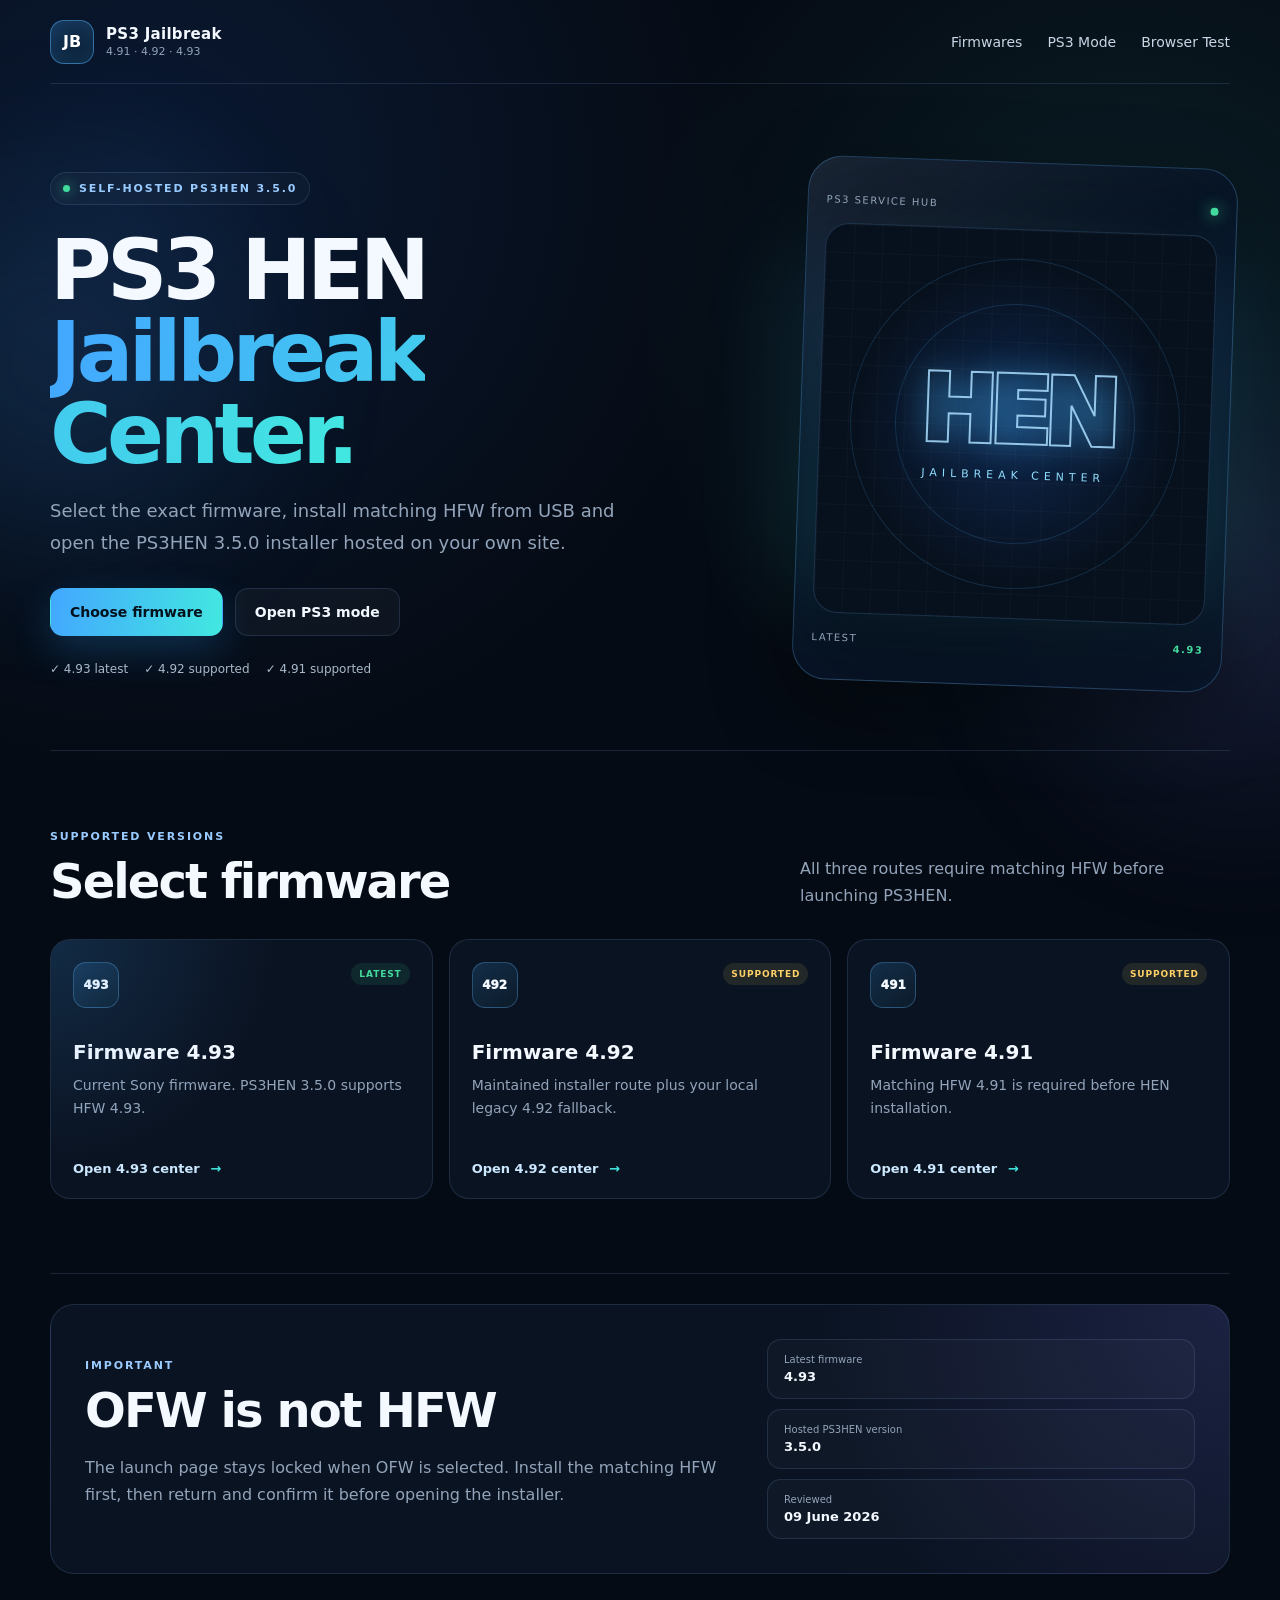
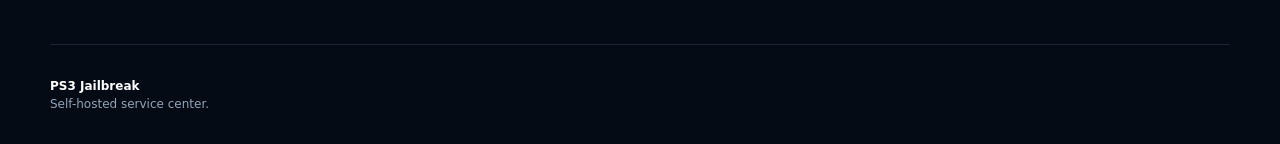
<file: index.html>
<!doctype html>
<html lang="en">
<head>
  <meta charset="utf-8">
  <script>
    (function(){
      var ua=navigator.userAgent||"";
      if(ua.indexOf("PLAYSTATION 3")!==-1 && location.search.indexOf("desktop=1")===-1){
        location.replace("ps3.html");
      }
    }());
  </script>
  <meta name="viewport" content="width=device-width,initial-scale=1">
  <meta name="theme-color" content="#07111f">
  <meta name="description" content="PS3 Jailbreak for firmware 4.91, 4.92 and 4.93.">
  <title>PS3 Jailbreak</title>
  <link rel="icon" href="assets/favicon.svg" type="image/svg+xml">
  <link rel="stylesheet" href="assets/css/style.css">
</head>
<body>
  <div class="page-glow glow-one"></div>
  <div class="page-glow glow-two"></div>

  <header class="site-header">
    <a class="brand" href="./">
      <span class="brand-mark">JB</span>
      <span><strong>PS3 Jailbreak</strong><small>4.91 · 4.92 · 4.93</small></span>
    </a>
    <nav class="nav">
      <a href="#versions">Firmwares</a>
      <a href="ps3.html">PS3 Mode</a>
      <a href="ps3/browser-test.html">Browser Test</a>
    </nav>
    <button class="menu-button" id="menuButton" type="button">☰</button>
  </header>

  <main>
    <section class="hero">
      <div class="hero-copy">
        <div class="eyebrow"><span></span> Self-hosted PS3HEN 3.5.0</div>
        <h1>PS3 HEN<br><em>Jailbreak Center.</em></h1>
        <p>
          Select the exact firmware, install matching HFW from USB and open the PS3HEN 3.5.0 installer hosted on your own site.
        </p>
        <div class="hero-actions">
          <a class="button button-primary" href="#versions">Choose firmware</a>
          <a class="button button-secondary" href="ps3.html">Open PS3 mode</a>
        </div>
        <div class="hero-points">
          <span>✓ 4.93 latest</span>
          <span>✓ 4.92 supported</span>
          <span>✓ 4.91 supported</span>
        </div>
      </div>

      <div class="console-card">
        <div class="console-top"><span>PS3 SERVICE HUB</span><span class="online-dot"></span></div>
        <div class="console-screen">
          <div class="screen-ring ring-one"></div>
          <div class="screen-ring ring-two"></div>
          <div class="screen-logo">HEN</div>
          <div class="screen-text">JAILBREAK CENTER</div>
        </div>
        <div class="console-footer"><span>LATEST</span><strong>4.93</strong></div>
      </div>
    </section>

    <section class="section compatibility" id="versions">
      <div class="section-heading">
        <div><span class="section-kicker">Supported versions</span><h2>Select firmware</h2></div>
        <p>All three routes require matching HFW before launching PS3HEN.</p>
      </div>

      <div class="tool-grid">
        <article class="tool-card featured">
          <div class="tool-icon">493</div><span class="status status-ready">Latest</span>
          <h3>Firmware 4.93</h3>
          <p>Current Sony firmware. PS3HEN 3.5.0 supports HFW 4.93.</p>
          <a href="firmware/4.93.html">Open 4.93 center <span>→</span></a>
        </article>
        <article class="tool-card">
          <div class="tool-icon">492</div><span class="status status-guide">Supported</span>
          <h3>Firmware 4.92</h3>
          <p>Maintained installer route plus your local legacy 4.92 fallback.</p>
          <a href="firmware/4.92.html">Open 4.92 center <span>→</span></a>
        </article>
        <article class="tool-card">
          <div class="tool-icon">491</div><span class="status status-guide">Supported</span>
          <h3>Firmware 4.91</h3>
          <p>Matching HFW 4.91 is required before HEN installation.</p>
          <a href="firmware/4.91.html">Open 4.91 center <span>→</span></a>
        </article>
      </div>
    </section>

    <section class="section help-panel">
      <div>
        <span class="section-kicker">Important</span>
        <h2>OFW is not HFW</h2>
        <p>
          The launch page stays locked when OFW is selected. Install the matching
          HFW first, then return and confirm it before opening the installer.
        </p>
      </div>
      <div class="help-meta">
        <div><small>Latest firmware</small><strong>4.93</strong></div>
        <div><small>Hosted PS3HEN version</small><strong>3.5.0</strong></div>
        <div><small>Reviewed</small><strong>09 June 2026</strong></div>
      </div>
    </section>
  </main>

  <footer>
    <div><strong>PS3 Jailbreak</strong><span>Self-hosted service center.</span></div>
    <span id="year"></span>
  </footer>
  <script src="assets/js/app.js"></script>
</body>
</html>
</file>
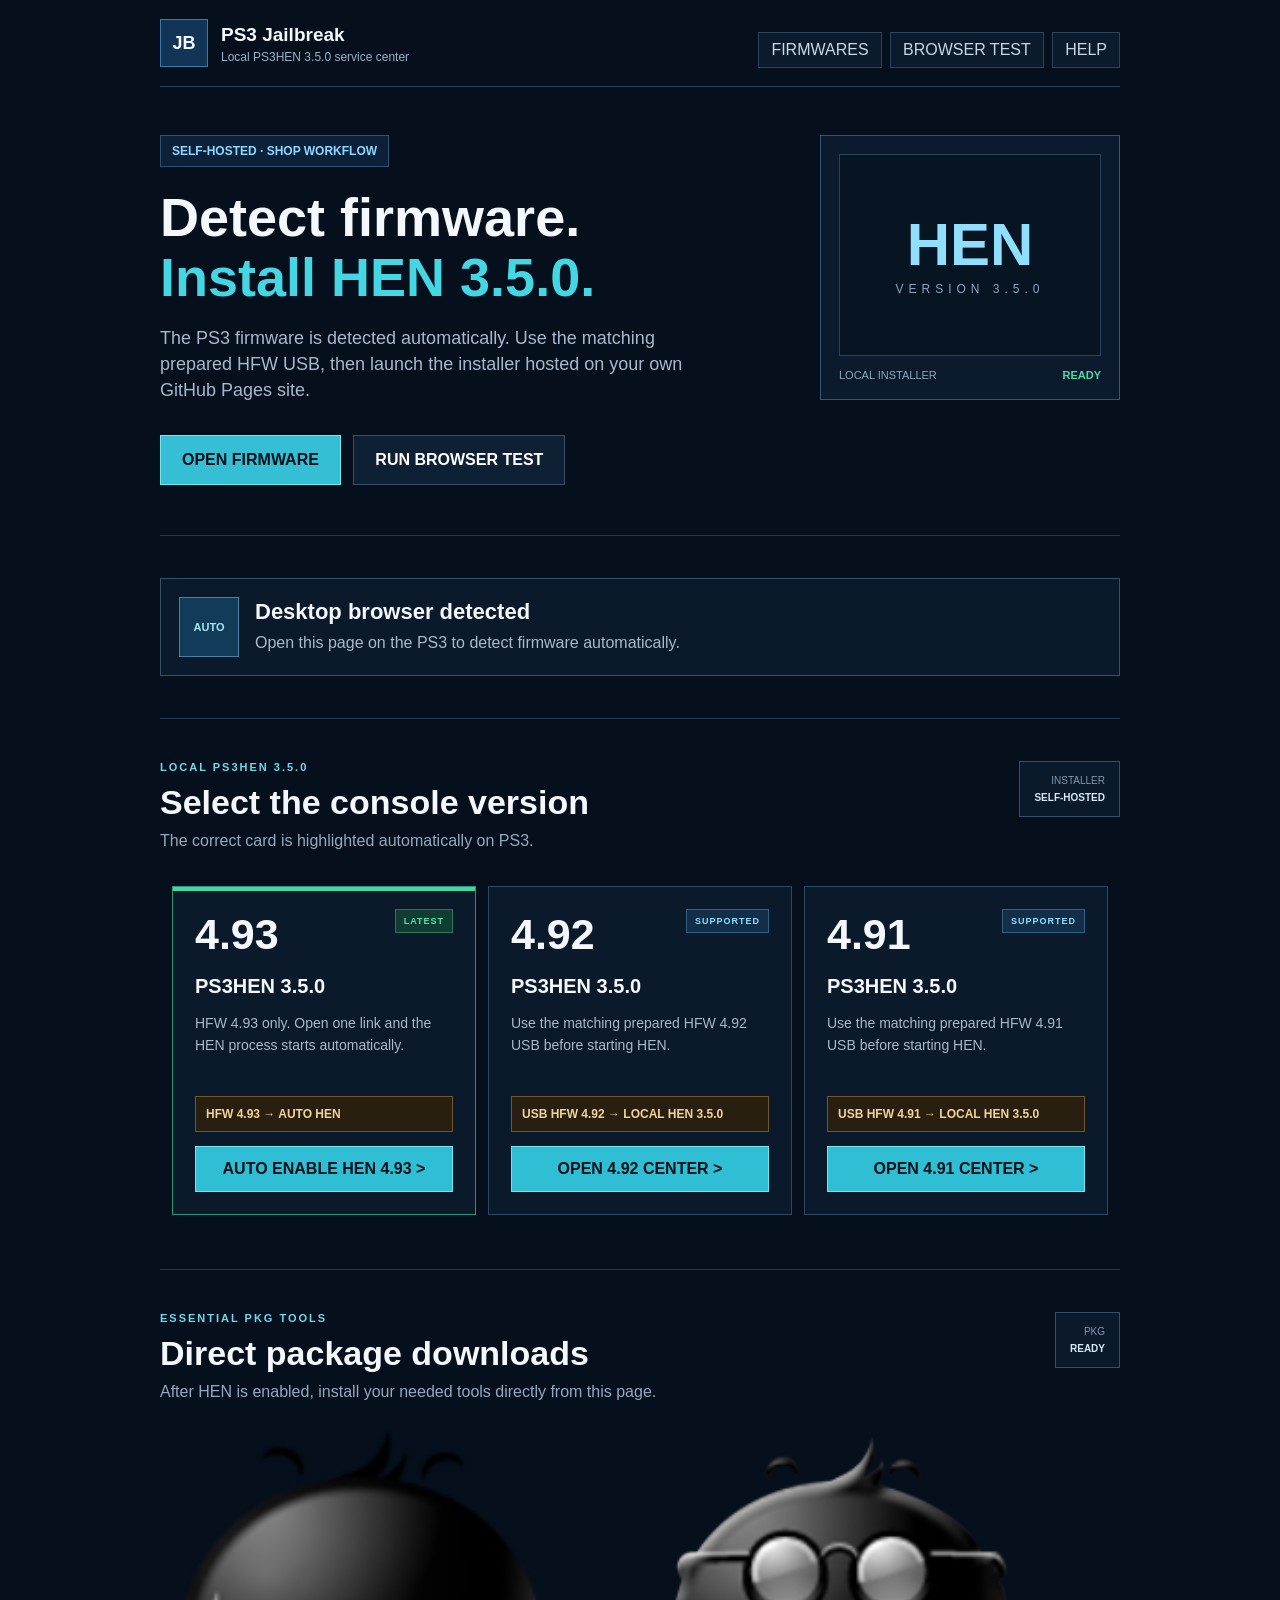
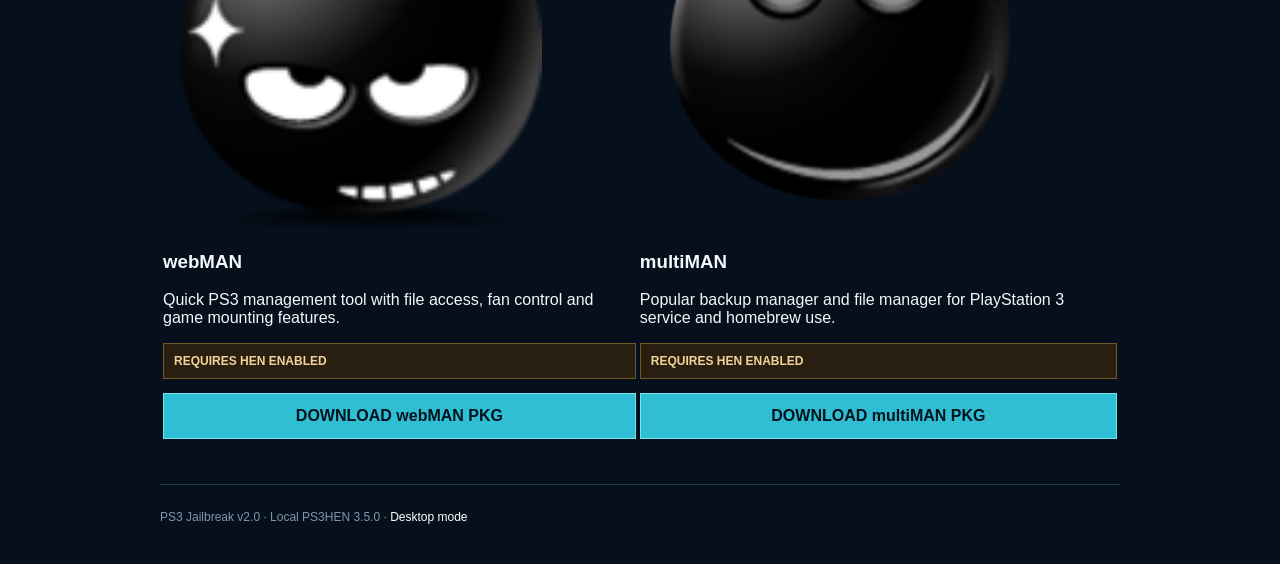
<file: ps3.html>
<!DOCTYPE html>
<html>
<head>
  <meta http-equiv="Content-Type" content="text/html; charset=utf-8">
  <meta name="viewport" content="width=device-width">
  <title>PS3 Jailbreak</title>
  <link rel="stylesheet" type="text/css" href="assets/css/ps3.css">
  <script type="text/javascript" src="assets/js/ps3.js"></script>
</head>
<body onload="initJailbreakHome();">
  <div class="wrap">
    <div class="topbar">
      <div class="logo">
        <div class="logo-box">JB</div>
        <div class="logo-text">
          <strong>PS3 Jailbreak</strong>
          <span>Local PS3HEN 3.5.0 service center</span>
        </div>
      </div>
      <div class="top-links">
        <a href="#firmwares">FIRMWARES</a>
        <a href="ps3/browser-test.html">BROWSER TEST</a>
        <a href="ps3/troubleshooting.html">HELP</a>
      </div>
      <div class="clear"></div>
    </div>

    <div class="hero flash-hero">
      <div class="hero-left">
        <span class="tag">SELF-HOSTED · SHOP WORKFLOW</span>
        <h1>Detect firmware.<br><span>Install HEN 3.5.0.</span></h1>
        <p>
          The PS3 firmware is detected automatically. Use the matching prepared HFW USB,
          then launch the installer hosted on your own GitHub Pages site.
        </p>
        <a class="big-button" href="#firmwares">OPEN FIRMWARE</a>
        <a class="big-button dark-button" href="ps3/browser-test.html">RUN BROWSER TEST</a>
      </div>

      <div class="hero-right">
        <div class="console">
          <div class="console-screen">
            <strong>HEN</strong>
            <span>VERSION 3.5.0</span>
          </div>
          <div class="console-status">LOCAL INSTALLER <b>READY</b></div>
        </div>
      </div>
      <div class="clear"></div>
    </div>

    <div class="section">
      <div id="autoDetectPanel" class="auto-detect-panel detect-neutral">
        <div class="detect-icon">AUTO</div>
        <div class="detect-copy">
          <h2 id="autoDetectTitle">Checking this console...</h2>
          <p id="autoDetectText">Reading the PS3 browser identity.</p>
        </div>
        <a id="autoDetectAction" class="detect-action" href="#" style="display:none">OPEN CENTER</a>
        <div class="clear"></div>
      </div>
    </div>

    <div class="section" id="firmwares">
      <div class="version-heading">
        <div>
          <span class="section-label">LOCAL PS3HEN 3.5.0</span>
          <h2 class="section-title">Select the console version</h2>
          <p class="section-sub">The correct card is highlighted automatically on PS3.</p>
        </div>
        <div class="reviewed">INSTALLER<br><b>SELF-HOSTED</b></div>
        <div class="clear"></div>
      </div>

      <table class="version-grid">
        <tr>
          <td id="fwCard493" class="version-card latest-card">
            <div class="version-top">
              <span class="version-number">4.93</span>
              <span class="version-state latest-state">LATEST</span>
            </div>
            <h3>PS3HEN 3.5.0</h3>
            <p>HFW 4.93 only. Open one link and the HEN process starts automatically.</p>
            <div class="requirement">HFW 4.93 → AUTO HEN</div>
            <a class="version-button" href="493/">AUTO ENABLE HEN 4.93 &gt;</a>
          </td>

          <td id="fwCard492" class="version-card">
            <div class="version-top">
              <span class="version-number">4.92</span>
              <span class="version-state supported-state">SUPPORTED</span>
            </div>
            <h3>PS3HEN 3.5.0</h3>
            <p>Use the matching prepared HFW 4.92 USB before starting HEN.</p>
            <div class="requirement">USB HFW 4.92 → LOCAL HEN 3.5.0</div>
            <a class="version-button" href="firmware/4.92.html">OPEN 4.92 CENTER &gt;</a>
          </td>

          <td id="fwCard491" class="version-card">
            <div class="version-top">
              <span class="version-number">4.91</span>
              <span class="version-state supported-state">SUPPORTED</span>
            </div>
            <h3>PS3HEN 3.5.0</h3>
            <p>Use the matching prepared HFW 4.91 USB before starting HEN.</p>
            <div class="requirement">USB HFW 4.91 → LOCAL HEN 3.5.0</div>
            <a class="version-button" href="firmware/4.91.html">OPEN 4.91 CENTER &gt;</a>
          </td>
        </tr>
      </table>
    </div>
    <div class="section" id="pkgs">
      <div class="version-heading">
        <div>
          <span class="section-label">ESSENTIAL PKG TOOLS</span>
          <h2 class="section-title">Direct package downloads</h2>
          <p class="section-sub">After HEN is enabled, install your needed tools directly from this page.</p>
        </div>
        <div class="reviewed">PKG<br><b>READY</b></div>
        <div class="clear"></div>
      </div>

      <table class="pkg-grid">
        <tr>
          <td class="pkg-card">
            <div class="pkg-icon pkg-icon-logo">
              <img src="assets/img/webman-logo.png" alt="webMAN logo">
            </div>
            <h3>webMAN</h3>
            <p>Quick PS3 management tool with file access, fan control and game mounting features.</p>
            <div class="requirement">REQUIRES HEN ENABLED</div>
            <a class="version-button" href="pkgs/webMAN.pkg">DOWNLOAD webMAN PKG</a>
          </td>

          <td class="pkg-card">
            <div class="pkg-icon pkg-icon-logo">
              <img src="assets/img/multiman-logo.png" alt="multiMAN logo">
            </div>
            <h3>multiMAN</h3>
            <p>Popular backup manager and file manager for PlayStation 3 service and homebrew use.</p>
            <div class="requirement">REQUIRES HEN ENABLED</div>
            <a class="version-button" href="pkgs/multiMAN.pkg">DOWNLOAD multiMAN PKG</a>
          </td>
        </tr>
      </table>
    </div>


    <div class="footer">
      PS3 Jailbreak v2.0 · Local PS3HEN 3.5.0 ·
      <a href="index.html?desktop=1">Desktop mode</a>
    </div>
  </div>
</body>
</html>
</file>
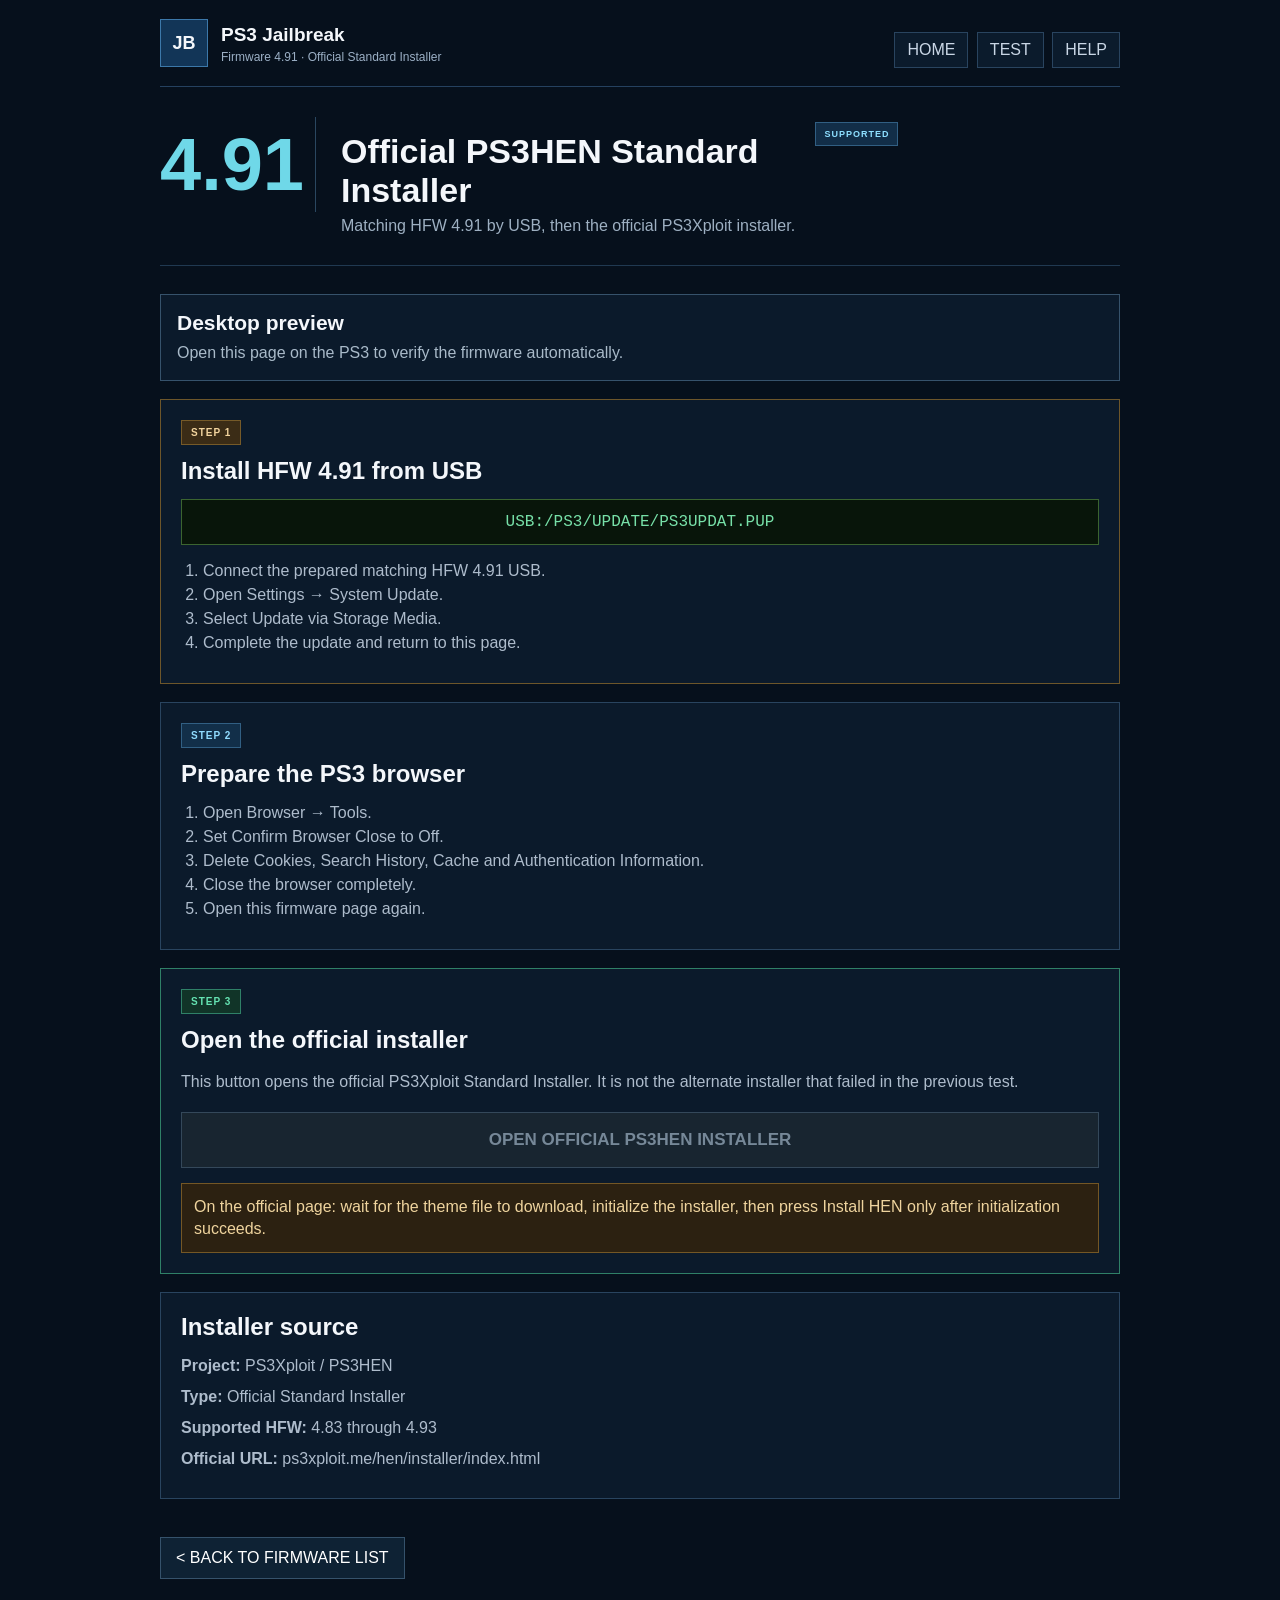
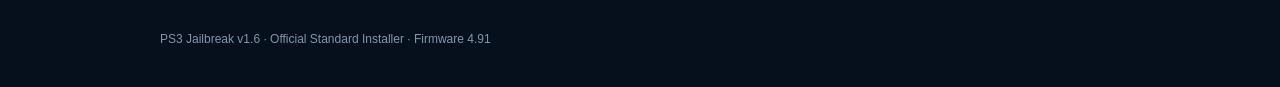
<file: firmware/4.91.html>
<!DOCTYPE html>
<html>
<head>
  <meta http-equiv="Content-Type" content="text/html; charset=utf-8">
  <meta name="viewport" content="width=device-width">
  <title>Official PS3HEN Installer - Firmware 4.91</title>
  <link rel="stylesheet" type="text/css" href="../assets/css/ps3.css">
  <script type="text/javascript" src="../assets/js/flash.js"></script>
</head>
<body onload="initFirmwarePage('4.91');">
  <div class="wrap">
    <div class="topbar">
      <div class="logo">
        <div class="logo-box">JB</div>
        <div class="logo-text">
          <strong>PS3 Jailbreak</strong>
          <span>Firmware 4.91 · Official Standard Installer</span>
        </div>
      </div>
      <div class="top-links">
        <a href="../ps3.html">HOME</a>
        <a href="../ps3/browser-test.html">TEST</a>
        <a href="../ps3/troubleshooting.html">HELP</a>
      </div>
      <div class="clear"></div>
    </div>

    <div class="page-title version-page-title">
      <div class="title-version">4.91</div>
      <div class="title-copy">
        <div><span class="version-state supported-state">SUPPORTED</span></div>
        <h1>Official PS3HEN Standard Installer</h1>
        <p>Matching HFW 4.91 by USB, then the official PS3Xploit installer.</p>
      </div>
      <div class="clear"></div>
    </div>

    <div class="content">
      <div id="firmwareDetection" class="firmware-detection detect-neutral">
        <h2 id="firmwareDetectionTitle">Checking console firmware...</h2>
        <p id="firmwareDetectionText">Reading the PS3 browser identity.</p>
      </div>

      <div class="panel usb-workflow">
        <span class="step-badge">STEP 1</span>
        <h2>Install HFW 4.91 from USB</h2>
        <div class="usb-path">USB:/PS3/UPDATE/PS3UPDAT.PUP</div>
        <ol>
          <li>Connect the prepared matching HFW 4.91 USB.</li>
          <li>Open Settings → System Update.</li>
          <li>Select Update via Storage Media.</li>
          <li>Complete the update and return to this page.</li>
        </ol>
      </div>

      <div class="panel browser-prep">
        <span class="step-badge step-blue">STEP 2</span>
        <h2>Prepare the PS3 browser</h2>
        <ol>
          <li>Open Browser → Tools.</li>
          <li>Set Confirm Browser Close to Off.</li>
          <li>Delete Cookies, Search History, Cache and Authentication Information.</li>
          <li>Close the browser completely.</li>
          <li>Open this firmware page again.</li>
        </ol>
      </div>

      <div class="panel installer-workflow">
        <span class="step-badge step-green">STEP 3</span>
        <h2>Open the official installer</h2>
        <p>
          This button opens the official PS3Xploit Standard Installer.
          It is not the alternate installer that failed in the previous test.
        </p>

        <a id="installerButton" class="launch-main launch-disabled" href="#">
          OPEN OFFICIAL PS3HEN INSTALLER
        </a>

        <div class="mini-warning">
          On the official page: wait for the theme file to download, initialize the installer,
          then press Install HEN only after initialization succeeds.
        </div>
      </div>

      <div class="panel source-panel">
        <h2>Installer source</h2>
        <p><b>Project:</b> PS3Xploit / PS3HEN</p>
        <p><b>Type:</b> Official Standard Installer</p>
        <p><b>Supported HFW:</b> 4.83 through 4.93</p>
        <p><b>Official URL:</b> ps3xploit.me/hen/installer/index.html</p>
      </div>

      <a class="back" href="../ps3.html">&lt; BACK TO FIRMWARE LIST</a>
    </div>

    <div class="footer">PS3 Jailbreak v1.6 · Official Standard Installer · Firmware 4.91</div>
  </div>
</body>
</html>
</file>
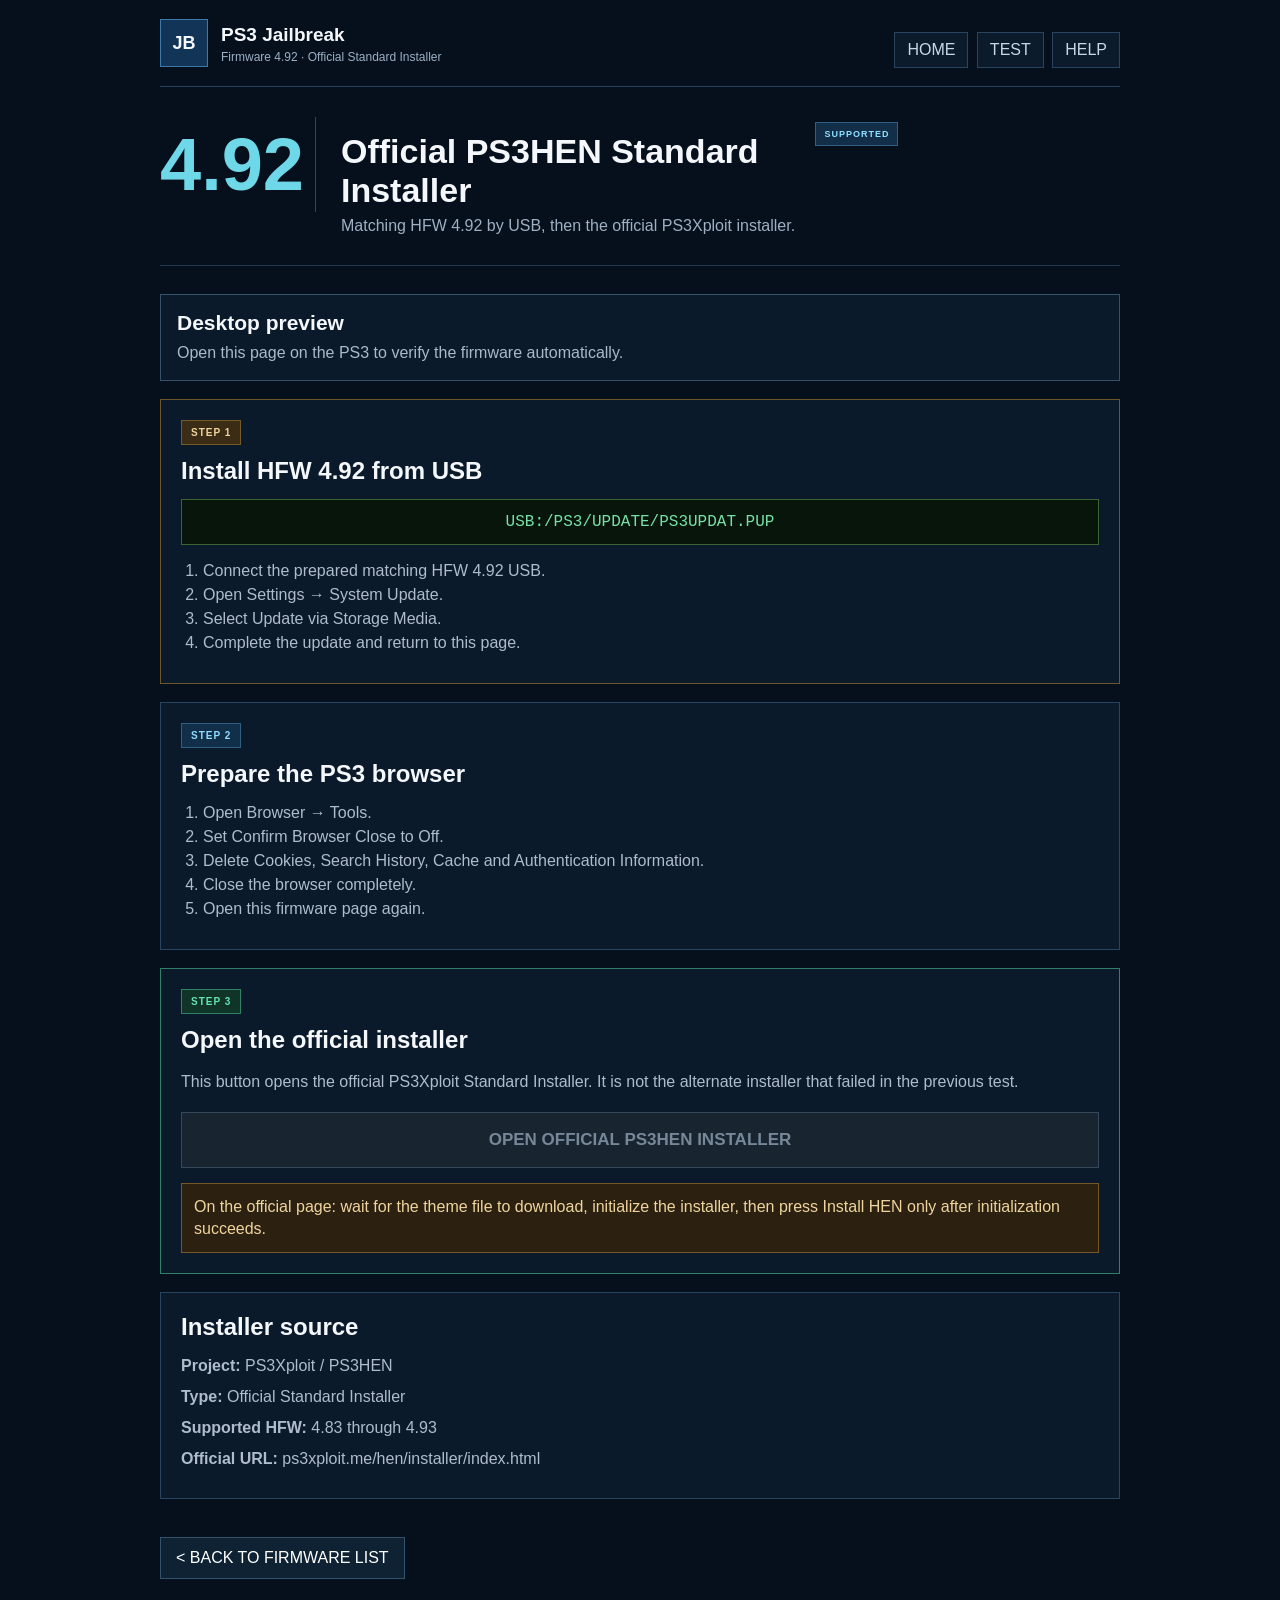
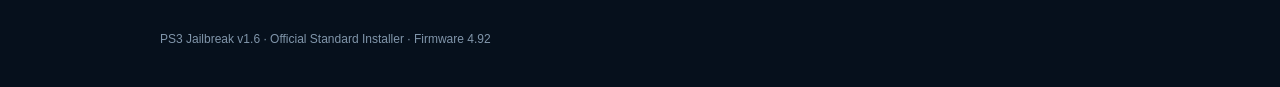
<file: firmware/4.92.html>
<!DOCTYPE html>
<html>
<head>
  <meta http-equiv="Content-Type" content="text/html; charset=utf-8">
  <meta name="viewport" content="width=device-width">
  <title>Official PS3HEN Installer - Firmware 4.92</title>
  <link rel="stylesheet" type="text/css" href="../assets/css/ps3.css">
  <script type="text/javascript" src="../assets/js/flash.js"></script>
</head>
<body onload="initFirmwarePage('4.92');">
  <div class="wrap">
    <div class="topbar">
      <div class="logo">
        <div class="logo-box">JB</div>
        <div class="logo-text">
          <strong>PS3 Jailbreak</strong>
          <span>Firmware 4.92 · Official Standard Installer</span>
        </div>
      </div>
      <div class="top-links">
        <a href="../ps3.html">HOME</a>
        <a href="../ps3/browser-test.html">TEST</a>
        <a href="../ps3/troubleshooting.html">HELP</a>
      </div>
      <div class="clear"></div>
    </div>

    <div class="page-title version-page-title">
      <div class="title-version">4.92</div>
      <div class="title-copy">
        <div><span class="version-state supported-state">SUPPORTED</span></div>
        <h1>Official PS3HEN Standard Installer</h1>
        <p>Matching HFW 4.92 by USB, then the official PS3Xploit installer.</p>
      </div>
      <div class="clear"></div>
    </div>

    <div class="content">
      <div id="firmwareDetection" class="firmware-detection detect-neutral">
        <h2 id="firmwareDetectionTitle">Checking console firmware...</h2>
        <p id="firmwareDetectionText">Reading the PS3 browser identity.</p>
      </div>

      <div class="panel usb-workflow">
        <span class="step-badge">STEP 1</span>
        <h2>Install HFW 4.92 from USB</h2>
        <div class="usb-path">USB:/PS3/UPDATE/PS3UPDAT.PUP</div>
        <ol>
          <li>Connect the prepared matching HFW 4.92 USB.</li>
          <li>Open Settings → System Update.</li>
          <li>Select Update via Storage Media.</li>
          <li>Complete the update and return to this page.</li>
        </ol>
      </div>

      <div class="panel browser-prep">
        <span class="step-badge step-blue">STEP 2</span>
        <h2>Prepare the PS3 browser</h2>
        <ol>
          <li>Open Browser → Tools.</li>
          <li>Set Confirm Browser Close to Off.</li>
          <li>Delete Cookies, Search History, Cache and Authentication Information.</li>
          <li>Close the browser completely.</li>
          <li>Open this firmware page again.</li>
        </ol>
      </div>

      <div class="panel installer-workflow">
        <span class="step-badge step-green">STEP 3</span>
        <h2>Open the official installer</h2>
        <p>
          This button opens the official PS3Xploit Standard Installer.
          It is not the alternate installer that failed in the previous test.
        </p>

        <a id="installerButton" class="launch-main launch-disabled" href="#">
          OPEN OFFICIAL PS3HEN INSTALLER
        </a>

        <div class="mini-warning">
          On the official page: wait for the theme file to download, initialize the installer,
          then press Install HEN only after initialization succeeds.
        </div>
      </div>

      <div class="panel source-panel">
        <h2>Installer source</h2>
        <p><b>Project:</b> PS3Xploit / PS3HEN</p>
        <p><b>Type:</b> Official Standard Installer</p>
        <p><b>Supported HFW:</b> 4.83 through 4.93</p>
        <p><b>Official URL:</b> ps3xploit.me/hen/installer/index.html</p>
      </div>

      <a class="back" href="../ps3.html">&lt; BACK TO FIRMWARE LIST</a>
    </div>

    <div class="footer">PS3 Jailbreak v1.6 · Official Standard Installer · Firmware 4.92</div>
  </div>
</body>
</html>
</file>
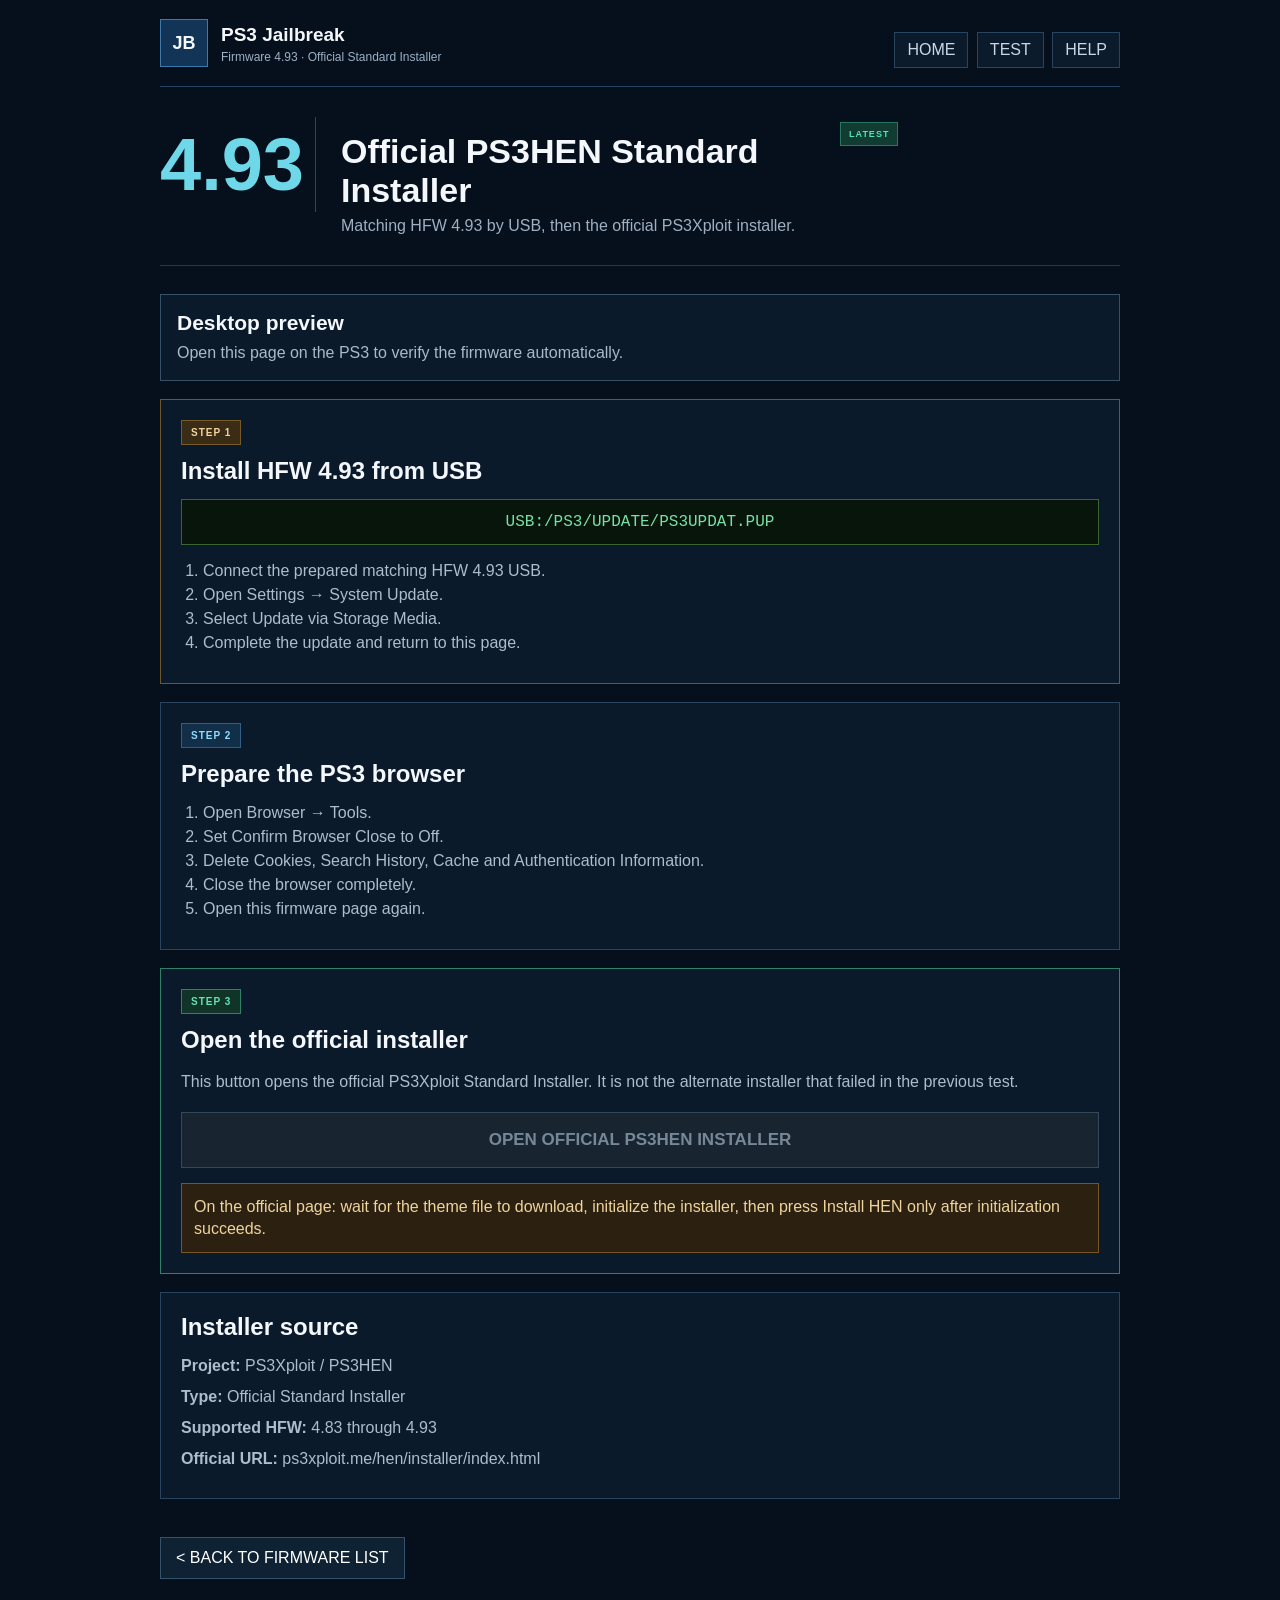
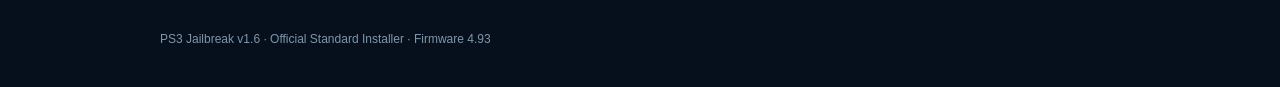
<file: firmware/4.93.html>
<!DOCTYPE html>
<html>
<head>
  <meta http-equiv="Content-Type" content="text/html; charset=utf-8">
  <meta name="viewport" content="width=device-width">
  <title>Official PS3HEN Installer - Firmware 4.93</title>
  <link rel="stylesheet" type="text/css" href="../assets/css/ps3.css">
  <script type="text/javascript" src="../assets/js/flash.js"></script>
</head>
<body onload="initFirmwarePage('4.93');">
  <div class="wrap">
    <div class="topbar">
      <div class="logo">
        <div class="logo-box">JB</div>
        <div class="logo-text">
          <strong>PS3 Jailbreak</strong>
          <span>Firmware 4.93 · Official Standard Installer</span>
        </div>
      </div>
      <div class="top-links">
        <a href="../ps3.html">HOME</a>
        <a href="../ps3/browser-test.html">TEST</a>
        <a href="../ps3/troubleshooting.html">HELP</a>
      </div>
      <div class="clear"></div>
    </div>

    <div class="page-title version-page-title">
      <div class="title-version">4.93</div>
      <div class="title-copy">
        <div><span class="version-state latest-state">LATEST</span></div>
        <h1>Official PS3HEN Standard Installer</h1>
        <p>Matching HFW 4.93 by USB, then the official PS3Xploit installer.</p>
      </div>
      <div class="clear"></div>
    </div>

    <div class="content">
      <div id="firmwareDetection" class="firmware-detection detect-neutral">
        <h2 id="firmwareDetectionTitle">Checking console firmware...</h2>
        <p id="firmwareDetectionText">Reading the PS3 browser identity.</p>
      </div>

      <div class="panel usb-workflow">
        <span class="step-badge">STEP 1</span>
        <h2>Install HFW 4.93 from USB</h2>
        <div class="usb-path">USB:/PS3/UPDATE/PS3UPDAT.PUP</div>
        <ol>
          <li>Connect the prepared matching HFW 4.93 USB.</li>
          <li>Open Settings → System Update.</li>
          <li>Select Update via Storage Media.</li>
          <li>Complete the update and return to this page.</li>
        </ol>
      </div>

      <div class="panel browser-prep">
        <span class="step-badge step-blue">STEP 2</span>
        <h2>Prepare the PS3 browser</h2>
        <ol>
          <li>Open Browser → Tools.</li>
          <li>Set Confirm Browser Close to Off.</li>
          <li>Delete Cookies, Search History, Cache and Authentication Information.</li>
          <li>Close the browser completely.</li>
          <li>Open this firmware page again.</li>
        </ol>
      </div>

      <div class="panel installer-workflow">
        <span class="step-badge step-green">STEP 3</span>
        <h2>Open the official installer</h2>
        <p>
          This button opens the official PS3Xploit Standard Installer.
          It is not the alternate installer that failed in the previous test.
        </p>

        <a id="installerButton" class="launch-main launch-disabled" href="#">
          OPEN OFFICIAL PS3HEN INSTALLER
        </a>

        <div class="mini-warning">
          On the official page: wait for the theme file to download, initialize the installer,
          then press Install HEN only after initialization succeeds.
        </div>
      </div>

      <div class="panel source-panel">
        <h2>Installer source</h2>
        <p><b>Project:</b> PS3Xploit / PS3HEN</p>
        <p><b>Type:</b> Official Standard Installer</p>
        <p><b>Supported HFW:</b> 4.83 through 4.93</p>
        <p><b>Official URL:</b> ps3xploit.me/hen/installer/index.html</p>
      </div>

      <a class="back" href="../ps3.html">&lt; BACK TO FIRMWARE LIST</a>
    </div>

    <div class="footer">PS3 Jailbreak v1.6 · Official Standard Installer · Firmware 4.93</div>
  </div>
</body>
</html>
</file>
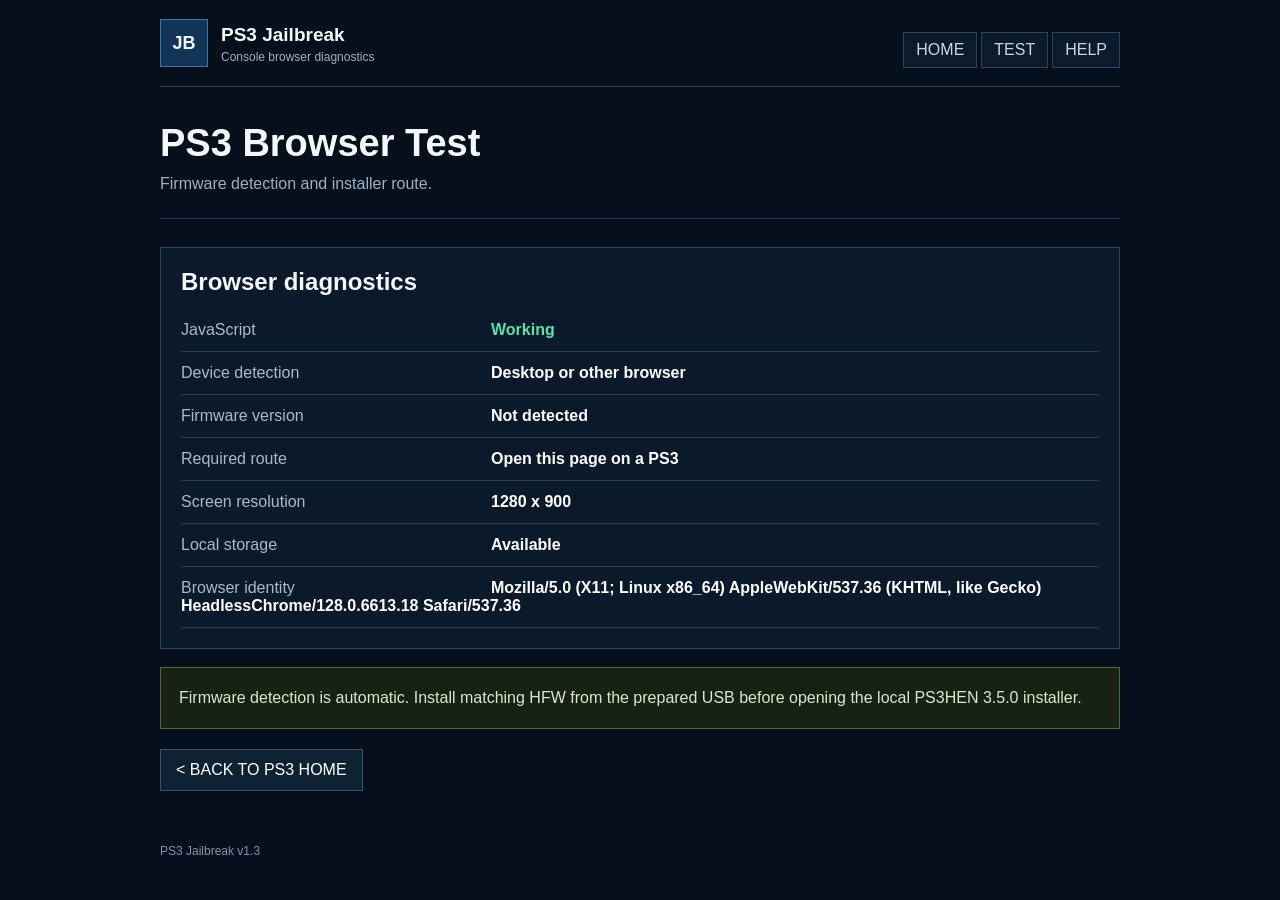
<file: ps3/browser-test.html>
<!DOCTYPE html>
<html>
<head>
  <meta http-equiv="Content-Type" content="text/html; charset=utf-8">
  <meta name="viewport" content="width=device-width">
  <title>PS3 Browser Test - PS3 Jailbreak</title>
  <link rel="stylesheet" type="text/css" href="../assets/css/ps3.css">
  <script type="text/javascript" src="../assets/js/ps3.js"></script>
</head>
<body onload="runBrowserTests();">
  <div class="wrap">
    <div class="topbar">
      <div class="logo">
        <div class="logo-box">JB</div>
        <div class="logo-text"><strong>PS3 Jailbreak</strong><span>Console browser diagnostics</span></div>
      </div>
      <div class="top-links"><a href="../ps3.html">HOME</a><a href="browser-test.html">TEST</a><a href="troubleshooting.html">HELP</a></div>
      <div class="clear"></div>
    </div>

    <div class="page-title">
      <h1>PS3 Browser Test</h1>
      <p>Firmware detection and installer route.</p>
    </div>

    <div class="content">
      <div class="panel">
        <h2>Browser diagnostics</h2>
        <div class="test-row"><span class="test-name">JavaScript</span><span class="test-value" id="testJS">Waiting...</span></div>
        <div class="test-row"><span class="test-name">Device detection</span><span class="test-value" id="testDevice">Waiting...</span></div>
        <div class="test-row"><span class="test-name">Firmware version</span><span class="test-value" id="testFirmware">Waiting...</span></div>
        <div class="test-row"><span class="test-name">Required route</span><span class="test-value" id="testRoute">Waiting...</span></div>
        <div class="test-row"><span class="test-name">Screen resolution</span><span class="test-value" id="testScreen">Waiting...</span></div>
        <div class="test-row"><span class="test-name">Local storage</span><span class="test-value" id="testStorage">Waiting...</span></div>
        <div class="test-row"><span class="test-name">Browser identity</span><span class="test-value" id="testUA">Waiting...</span></div>
      </div>

      <div class="notice">
        Firmware detection is automatic. Install matching HFW from the prepared USB before opening the local PS3HEN 3.5.0 installer.
      </div>

      <a class="back" href="../ps3.html">&lt; BACK TO PS3 HOME</a>
    </div>

    <div class="footer">PS3 Jailbreak v1.3</div>
  </div>
</body>
</html>
</file>
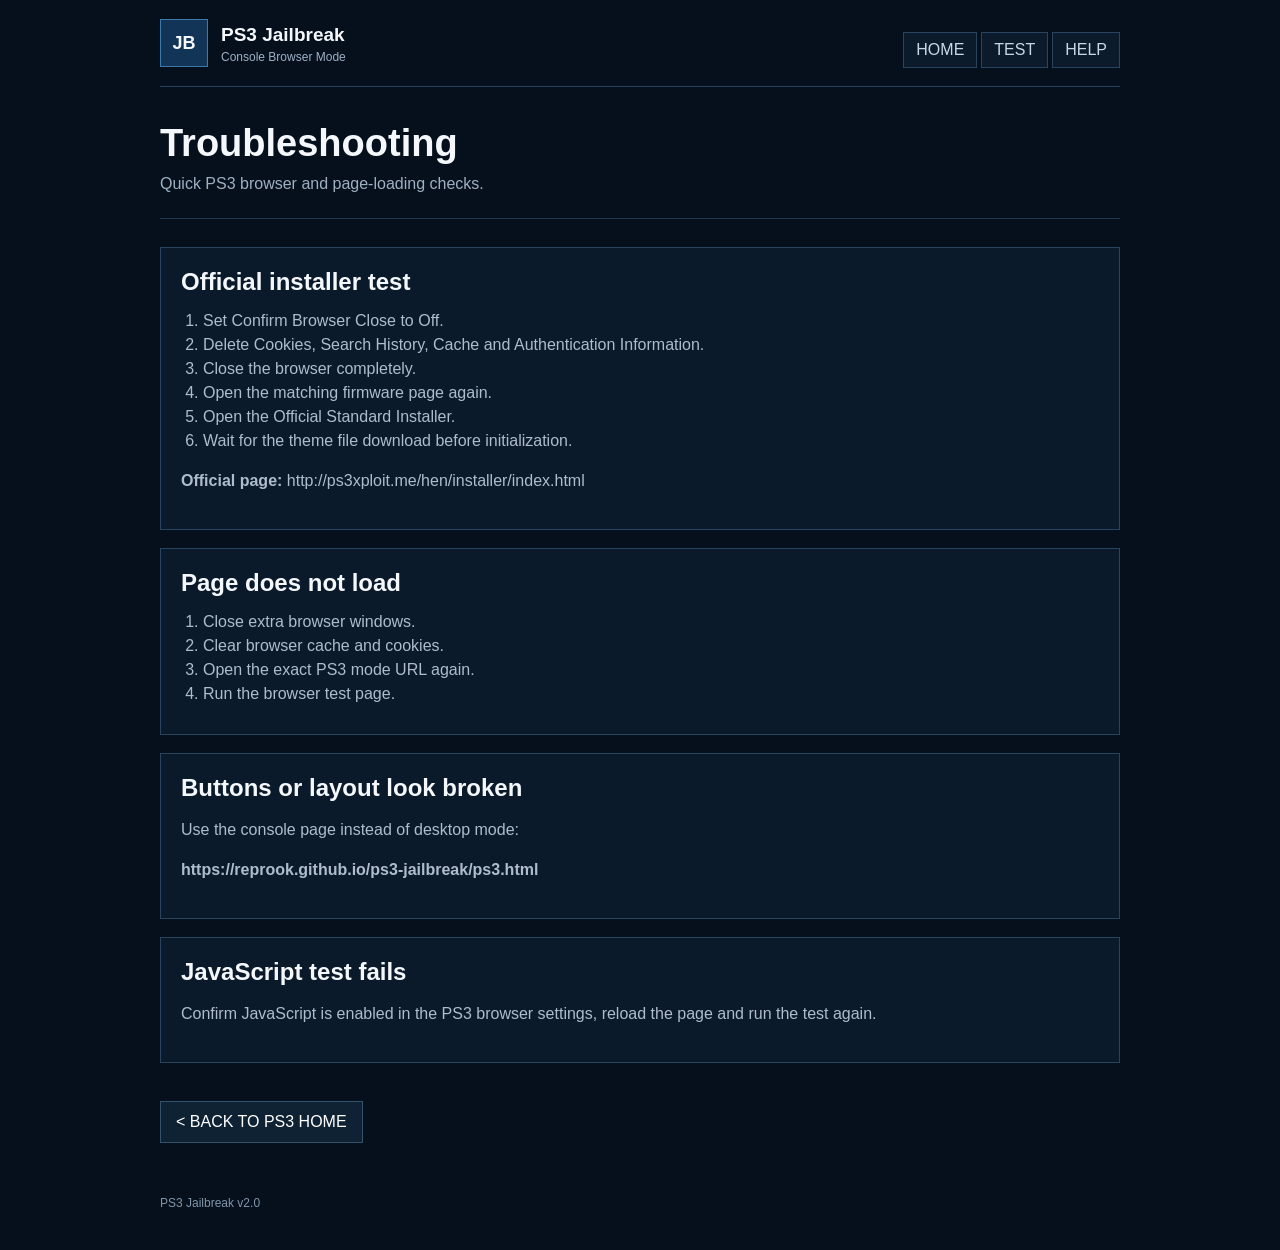
<file: ps3/troubleshooting.html>
<!DOCTYPE html>
<html>
<head>
  <meta http-equiv="Content-Type" content="text/html; charset=utf-8">
  <meta name="viewport" content="width=device-width">
  <title>Troubleshooting - PS3 Jailbreak</title>
  <link rel="stylesheet" type="text/css" href="../assets/css/ps3.css">
  <script type="text/javascript" src="../assets/js/ps3.js"></script>
</head>
<body>
  <div class="wrap">
    <div class="topbar">
      <div class="logo">
        <div class="logo-box">JB</div>
        <div class="logo-text"><strong>PS3 Jailbreak</strong><span>Console Browser Mode</span></div>
      </div>
      <div class="top-links"><a href="../ps3.html">HOME</a><a href="browser-test.html">TEST</a><a href="troubleshooting.html">HELP</a></div>
      <div class="clear"></div>
    </div>
    <div class="page-title"><h1>Troubleshooting</h1><p>Quick PS3 browser and page-loading checks.</p></div>
    <div class="content">
<div class="panel">
  <h2>Official installer test</h2>
  <ol>
    <li>Set Confirm Browser Close to Off.</li>
    <li>Delete Cookies, Search History, Cache and Authentication Information.</li>
    <li>Close the browser completely.</li>
    <li>Open the matching firmware page again.</li>
    <li>Open the Official Standard Installer.</li>
    <li>Wait for the theme file download before initialization.</li>
  </ol>
  <p><b>Official page:</b> http://ps3xploit.me/hen/installer/index.html</p>
</div>

<div class="panel">
  <h2>Page does not load</h2>
  <ol>
    <li>Close extra browser windows.</li>
    <li>Clear browser cache and cookies.</li>
    <li>Open the exact PS3 mode URL again.</li>
    <li>Run the browser test page.</li>
  </ol>
</div>
<div class="panel">
  <h2>Buttons or layout look broken</h2>
  <p>Use the console page instead of desktop mode:</p>
  <p><b>https://reprook.github.io/ps3-jailbreak/ps3.html</b></p>
</div>
<div class="panel">
  <h2>JavaScript test fails</h2>
  <p>Confirm JavaScript is enabled in the PS3 browser settings, reload the page and run the test again.</p>
</div><a class="back" href="../ps3.html">&lt; BACK TO PS3 HOME</a></div>
    <div class="footer">PS3 Jailbreak v2.0</div>
  </div>
</body>
</html>
</file>
<file: assets/css/style.css>
*{box-sizing:border-box}:root{--bg:#050b14;--panel:rgba(12,23,39,.78);--line:rgba(147,187,255,.14);--text:#f4f8ff;--muted:#93a4ba;--blue:#43a7ff;--cyan:#42e8e0;--purple:#8678ff;--green:#43db9d;--yellow:#ffd166;--shadow:0 26px 80px rgba(0,0,0,.38)}html{scroll-behavior:smooth}body{margin:0;color:var(--text);background:radial-gradient(circle at 12% 10%,rgba(46,119,255,.13),transparent 31%),radial-gradient(circle at 88% 18%,rgba(66,232,224,.09),transparent 27%),var(--bg);font-family:Inter,ui-sans-serif,system-ui,-apple-system,BlinkMacSystemFont,"Segoe UI",sans-serif;min-height:100vh;overflow-x:hidden}a{color:inherit;text-decoration:none}button,select{font:inherit}.page-glow{position:fixed;width:360px;height:360px;border-radius:50%;filter:blur(90px);opacity:.12;pointer-events:none;z-index:-1}.glow-one{top:20%;left:-120px;background:var(--blue)}.glow-two{right:-140px;bottom:12%;background:var(--purple)}.site-header{width:min(1180px,calc(100% - 36px));margin:0 auto;min-height:84px;display:flex;align-items:center;justify-content:space-between;border-bottom:1px solid var(--line)}.brand{display:inline-flex;align-items:center;gap:12px}.brand-mark{width:44px;height:44px;display:grid;place-items:center;border:1px solid rgba(86,181,255,.5);border-radius:14px;background:linear-gradient(145deg,rgba(67,167,255,.2),rgba(66,232,224,.05));color:white;font-weight:900;box-shadow:inset 0 0 20px rgba(67,167,255,.12)}.brand strong,.brand small{display:block}.brand strong{font-size:15px;letter-spacing:.02em}.brand small{margin-top:2px;color:var(--muted);font-size:11px}.nav{display:flex;gap:25px}.nav a{color:#c8d5e5;font-size:14px;transition:.2s ease}.nav a:hover{color:white}.menu-button{display:none;color:white;background:transparent;border:1px solid var(--line);border-radius:10px;padding:8px 11px}main,footer{width:min(1180px,calc(100% - 36px));margin-left:auto;margin-right:auto}.hero{min-height:600px;padding:78px 0 64px;display:grid;grid-template-columns:1.1fr .9fr;align-items:center;gap:70px}.eyebrow,.section-kicker{color:#9acbff;text-transform:uppercase;letter-spacing:.17em;font-size:11px;font-weight:800}.eyebrow{display:inline-flex;gap:9px;align-items:center;padding:9px 12px;border:1px solid var(--line);border-radius:999px;background:rgba(255,255,255,.025)}.eyebrow span{width:7px;height:7px;border-radius:50%;background:var(--green);box-shadow:0 0 14px var(--green)}.hero h1{margin:24px 0 20px;font-size:clamp(52px,7vw,84px);line-height:.98;letter-spacing:-.055em}.hero h1 em{font-style:normal;color:transparent;background:linear-gradient(100deg,var(--blue),var(--cyan));background-clip:text;-webkit-background-clip:text}.hero-copy>p{max-width:640px;color:var(--muted);font-size:18px;line-height:1.75}.hero-actions{display:flex;gap:12px;margin-top:30px}.button{min-height:48px;padding:0 19px;border-radius:13px;border:1px solid transparent;display:inline-flex;align-items:center;justify-content:center;cursor:pointer;font-weight:800;font-size:14px;transition:transform .2s ease,border-color .2s ease,background .2s ease}.button:hover{transform:translateY(-2px)}.button-primary{color:#04101c;background:linear-gradient(100deg,var(--blue),var(--cyan));box-shadow:0 14px 38px rgba(48,169,255,.22)}.button-secondary{border-color:var(--line);background:rgba(255,255,255,.035)}.hero-points{display:flex;flex-wrap:wrap;gap:16px;margin-top:26px;color:#a9b9ca;font-size:12px}.console-card{position:relative;max-width:430px;width:100%;margin-left:auto;padding:18px;border:1px solid rgba(99,180,255,.28);border-radius:34px;background:linear-gradient(145deg,rgba(255,255,255,.07),transparent 38%),rgba(8,18,32,.9);box-shadow:var(--shadow),inset 0 0 80px rgba(35,112,255,.05);transform:rotate(2deg)}.console-card:before{content:"";position:absolute;inset:18% -18px;border-radius:30px;background:linear-gradient(var(--blue),var(--cyan));filter:blur(45px);opacity:.12;z-index:-1}.console-top,.console-footer{min-height:48px;display:flex;align-items:center;justify-content:space-between;color:var(--muted);font-size:10px;letter-spacing:.15em}.online-dot{width:8px;height:8px;border-radius:50%;background:var(--green);box-shadow:0 0 16px var(--green)}.console-screen{position:relative;min-height:390px;overflow:hidden;display:grid;place-items:center;align-content:center;border:1px solid rgba(118,186,255,.19);border-radius:24px;background:linear-gradient(rgba(255,255,255,.025) 1px,transparent 1px),linear-gradient(90deg,rgba(255,255,255,.025) 1px,transparent 1px),radial-gradient(circle,rgba(37,107,219,.25),transparent 58%),#07101d;background-size:28px 28px,28px 28px,auto,auto}.screen-logo{position:relative;z-index:2;font-size:92px;line-height:1;font-weight:1000;letter-spacing:-.09em;color:transparent;-webkit-text-stroke:2px rgba(170,222,255,.85);text-shadow:0 0 35px rgba(72,184,255,.4)}.screen-text{position:relative;z-index:2;margin-top:10px;font-size:11px;letter-spacing:.45em;color:#8fdfff}.screen-ring{position:absolute;border:1px solid rgba(74,185,255,.16);border-radius:50%}.ring-one{width:240px;height:240px}.ring-two{width:330px;height:330px}.console-footer strong{color:var(--green)}.section{padding:74px 0}.section-heading{display:flex;justify-content:space-between;gap:30px;align-items:end;margin-bottom:30px}.section-heading h2,.help-panel h2{margin:9px 0 0;font-size:clamp(30px,4vw,48px);letter-spacing:-.04em}.section-heading>p{max-width:430px;margin:0;color:var(--muted);line-height:1.65}.compatibility{border-top:1px solid var(--line);border-bottom:1px solid var(--line)}.checker{display:grid;grid-template-columns:minmax(210px,1fr) auto minmax(280px,1.2fr);align-items:end;gap:14px;padding:20px;border:1px solid var(--line);border-radius:20px;background:var(--panel);box-shadow:var(--shadow)}.checker-field label{display:block;margin:0 0 9px 3px;color:var(--muted);font-size:12px}.checker select{width:100%;min-height:52px;color:white;border:1px solid rgba(150,189,255,.2);border-radius:13px;background:#0b1727;padding:0 14px;outline:none}.checker-button{min-height:52px}.result{min-height:52px;padding:9px 13px;display:flex;gap:11px;align-items:center;border:1px solid var(--line);border-radius:13px;background:rgba(255,255,255,.025)}.result-icon{flex:0 0 auto;width:32px;height:32px;display:grid;place-items:center;border-radius:10px;background:rgba(255,255,255,.06);font-weight:900}.result small,.result strong{display:block}.result small{color:var(--muted);font-size:10px}.result strong{margin-top:3px;font-size:13px}.result.is-supported{border-color:rgba(67,219,157,.32)}.result.is-supported .result-icon{color:#042317;background:var(--green)}.tool-grid{display:grid;grid-template-columns:repeat(3,1fr);gap:16px}.tool-card{position:relative;min-height:260px;padding:22px;display:flex;flex-direction:column;border:1px solid var(--line);border-radius:20px;background:var(--panel);overflow:hidden;transition:transform .22s ease,border-color .22s ease}.tool-card:hover{transform:translateY(-5px);border-color:rgba(91,181,255,.35)}.tool-card.featured:before{content:"";position:absolute;inset:0;background:radial-gradient(circle at 0 0,rgba(67,167,255,.16),transparent 48%);pointer-events:none}.tool-icon{width:46px;height:46px;display:grid;place-items:center;border:1px solid rgba(107,188,255,.3);border-radius:13px;background:linear-gradient(145deg,rgba(67,167,255,.18),rgba(66,232,224,.04));font-weight:1000;font-size:12px}.status{position:absolute;top:23px;right:22px;padding:6px 8px;border-radius:999px;font-size:9px;font-weight:900;letter-spacing:.1em;text-transform:uppercase}.status-ready{color:var(--green);background:rgba(67,219,157,.1)}.status-guide{color:var(--yellow);background:rgba(255,209,102,.1)}.tool-card h3{margin:32px 0 10px;font-size:20px}.tool-card p{margin:0;color:var(--muted);line-height:1.65;font-size:14px}.tool-card a{margin-top:auto;padding-top:20px;color:#cbe8ff;font-size:13px;font-weight:800}.tool-card a span{color:var(--cyan);margin-left:6px}.help-panel{margin:30px 0 70px;padding:34px;display:grid;grid-template-columns:1.2fr .8fr;gap:40px;align-items:center;border:1px solid var(--line);border-radius:24px;background:radial-gradient(circle at 100% 0,rgba(134,120,255,.15),transparent 34%),var(--panel)}.help-panel p{max-width:680px;color:var(--muted);line-height:1.7}.help-meta{display:grid;grid-template-columns:1fr;gap:10px}.help-meta div{padding:14px 16px;border:1px solid var(--line);border-radius:14px;background:rgba(255,255,255,.025)}.help-meta small,.help-meta strong{display:block}.help-meta small{color:var(--muted);font-size:10px}.help-meta strong{margin-top:4px;font-size:13px}footer{min-height:100px;padding:26px 0;display:flex;align-items:center;justify-content:space-between;border-top:1px solid var(--line);color:var(--muted);font-size:12px}footer strong,footer span{display:block}footer strong{color:white;margin-bottom:4px}@media(max-width:900px){.hero{grid-template-columns:1fr;padding-top:58px}.console-card{margin:0 auto}.checker{grid-template-columns:1fr;align-items:stretch}.tool-grid{grid-template-columns:repeat(2,1fr)}.help-panel{grid-template-columns:1fr}}@media(max-width:680px){.site-header{position:relative}.nav{display:none;position:absolute;top:72px;right:0;left:0;z-index:10;padding:14px;flex-direction:column;gap:8px;border:1px solid var(--line);border-radius:14px;background:#0a1422}.nav.is-open{display:flex}.nav a{padding:10px}.menu-button{display:block}.hero{min-height:auto;gap:44px}.hero h1{font-size:48px}.hero-copy>p{font-size:16px}.hero-actions,.section-heading{align-items:stretch;flex-direction:column}.hero-actions .button{width:100%}.console-screen{min-height:300px}.screen-logo{font-size:74px}.section{padding:56px 0}.tool-grid{grid-template-columns:1fr}.help-panel{padding:24px}footer{align-items:flex-start;flex-direction:column;gap:16px}}
</file>
<file: assets/css/ps3.css>
html,body{margin:0;padding:0;background:#06101c;color:#f4f7fb;font-family:Arial,Helvetica,sans-serif;font-size:16px}body{background-color:#06101c}a{color:#ffffff;text-decoration:none}a:hover,a:focus{color:#42dbe8;text-decoration:none}.wrap{width:960px;margin:0 auto}.topbar{height:86px;border-bottom:1px solid #25415f}.logo{float:left;padding-top:19px}.logo-box{float:left;width:46px;height:46px;line-height:46px;text-align:center;background:#123557;border:1px solid #3c78a9;font-weight:bold;font-size:18px}.logo-text{float:left;padding:5px 0 0 13px}.logo-text strong{display:block;font-size:19px}.logo-text span{display:block;color:#9cb0c6;font-size:12px;margin-top:4px}.top-links{float:right;padding-top:32px}.top-links a{display:inline-block;padding:8px 12px;margin-left:4px;color:#c9d6e5;border:1px solid #29445f;background:#0b1b2c}.clear{clear:both}.hero{padding:48px 0 42px;border-bottom:1px solid #203951}.hero-left{float:left;width:590px}.hero-right{float:right;width:300px}.tag{display:inline-block;padding:8px 11px;background:#0c2137;border:1px solid #2c5276;color:#8fd8ff;font-size:12px;font-weight:bold}.hero h1{font-size:54px;line-height:60px;margin:20px 0 14px}.hero h1 span{color:#45d6e4}.hero p{color:#a8b8ca;line-height:26px;font-size:18px;width:560px}.big-button{display:inline-block;padding:15px 21px;margin:14px 8px 0 0;background:#35bfd4;color:#03111a;font-weight:bold;border:1px solid #72e7ef}.dark-button{background:#0e2033;color:#ffffff;border-color:#35506b}.console{border:1px solid #315878;background:#0b1b2d;padding:18px}.console-screen{height:200px;border:1px solid #27455f;background:#071421;text-align:center}.console-screen strong{display:block;font-size:60px;padding-top:55px;color:#90dfff}.console-screen span{font-size:12px;letter-spacing:5px;color:#8ca7c0}.console-status{padding-top:13px;color:#8ea5ba;font-size:11px}.console-status b{float:right;color:#49dda4}.section{padding:42px 0;border-bottom:1px solid #203951}.section-title{font-size:34px;margin:0 0 10px}.section-sub{color:#95a9be;margin:0 0 24px}.checker{padding:18px;background:#0b1a2b;border:1px solid #29445f}.checker-table{width:100%;border-collapse:collapse}.checker-table td{padding:7px}.checker label{display:block;color:#9fb2c4;font-size:12px;margin-bottom:7px}.checker select{width:320px;height:46px;background:#071522;color:#ffffff;border:1px solid #36546d;padding:0 10px;font-size:17px}.check-button{height:46px;padding:0 20px;background:#35bfd4;color:#03111a;border:1px solid #72e7ef;font-weight:bold;font-size:15px}.result{height:44px;line-height:44px;padding:0 15px;background:#0e2234;border:1px solid #34516a;color:#cdd9e5}.result-good{border-color:#2d8c69;color:#62e3ad}.cards{width:100%;border-collapse:separate;border-spacing:12px}.card{vertical-align:top;width:33%;height:190px;padding:20px;background:#0b1a2b;border:1px solid #29445f}.card:hover,.card:focus{border-color:#4b91bd;background:#0e2236}.card-icon{display:block;width:42px;height:42px;line-height:42px;text-align:center;background:#12324d;border:1px solid #3a6b8e;font-weight:bold;margin-bottom:20px}.card h3{margin:0 0 9px;font-size:21px}.card p{color:#9cafc2;line-height:22px;font-size:14px;min-height:64px}.card-link{display:block;margin-top:13px;color:#8eddeb;font-weight:bold}.notice{padding:18px;background:#182214;border:1px solid #4b6b38;color:#d6eacb;line-height:24px}.warning{background:#2b2111;border-color:#765a28;color:#f4ddb0}.footer{padding:25px 0 40px;color:#8095aa;font-size:12px}.page-title{padding:35px 0 25px;border-bottom:1px solid #203951}.page-title h1{font-size:38px;margin:0 0 10px}.page-title p{color:#9eb0c2;margin:0}.content{padding:28px 0}.panel{margin-bottom:18px;padding:20px;background:#0b1a2b;border:1px solid #29445f}.panel h2{margin:0 0 13px;font-size:24px}.panel h3{margin:18px 0 8px;font-size:18px}.panel p,.panel li{color:#aebccc;line-height:24px}.panel ul,.panel ol{margin:8px 0 8px 22px;padding:0}.action-row{margin-top:15px}.small-button{display:inline-block;padding:11px 15px;margin-right:7px;background:#12324d;border:1px solid #3d6e90;font-weight:bold}.disabled-button{color:#8191a0;background:#111d29;border-color:#2a3b4b}.test-row{padding:12px 0;border-bottom:1px solid #253c52}.test-name{display:inline-block;width:310px;color:#a9bacb}.test-value{font-weight:bold;color:#ffffff}.ok{color:#5ee0aa}.bad{color:#ff8a8a}.back{display:inline-block;margin-top:20px;padding:11px 15px;background:#0e2234;border:1px solid #35526b}.version-badge{display:inline-block;padding:6px 9px;background:#15324c;border:1px solid #3b6d91;color:#9ddfff;font-size:12px;font-weight:bold}@media screen and (max-width:1000px){.wrap{width:92%}.hero-left{width:61%}.hero-right{width:33%}.hero p{width:auto}.checker select{width:260px}.cards{border-spacing:7px}.card{padding:14px}}
.flash-hero{padding-bottom:50px}.section-label{display:block;color:#71d9ec;font-size:11px;font-weight:bold;letter-spacing:2px;margin-bottom:10px}.version-heading>div:first-child{float:left}.reviewed{float:right;padding:10px 14px;border:1px solid #31506b;background:#0b1a2b;color:#8198ae;font-size:10px;line-height:17px;text-align:right}.reviewed b{color:#d7e7f5}.version-grid{width:100%;border-collapse:separate;border-spacing:12px}.version-card{width:33%;vertical-align:top;padding:22px;background:#0b1a2b;border:1px solid #2b4862}.version-card:hover{border-color:#4e98c5;background:#0e2135}.latest-card{border-color:#2a9476;box-shadow:inset 0 4px 0 #43d7a4}.version-top{height:58px}.version-number{float:left;font-size:43px;font-weight:bold;line-height:50px}.version-state{float:right;display:inline-block;padding:6px 8px;font-size:9px;font-weight:bold;letter-spacing:1px}.latest-state{background:#103c31;color:#55e2b1;border:1px solid #28765e}.supported-state{background:#122e48;color:#8edfff;border:1px solid #315f83}.version-card h3{font-size:20px;margin:8px 0 10px}.version-card p{min-height:70px;color:#a8b9c9;line-height:22px;font-size:14px}.requirement{margin:14px 0;padding:10px;background:#291f10;border:1px solid #745726;color:#f2d39a;font-size:12px;font-weight:bold}.version-button{display:block;text-align:center;padding:13px 8px;background:#2fbed3;color:#03131b;border:1px solid #72e5ee;font-weight:bold}.workflow-table{width:100%;border-collapse:separate;border-spacing:8px}.workflow-table td{width:25%;vertical-align:top;padding:16px;background:#0b1a2b;border:1px solid #29445f;line-height:21px}.workflow-table small{color:#95a9bd}.step-number{display:block;width:32px;height:32px;line-height:32px;margin-bottom:12px;text-align:center;background:#123b59;border:1px solid #39739c;color:#9ee5f1;font-weight:bold}.version-page-title{padding:30px 0}.title-version{float:left;width:155px;font-size:74px;line-height:95px;font-weight:bold;color:#6fd8e8;border-right:1px solid #2a4760}.title-copy{float:left;padding:5px 0 0 25px}.title-copy h1{font-size:34px;margin:10px 0 7px}.decision-panel{border-color:#315b7c}.decision-table{width:100%;border-collapse:collapse;margin-top:15px}.decision-table td{padding:6px}.decision-table label{display:block;color:#9fb2c4;font-size:11px;margin-bottom:7px}.decision-table select{width:520px;height:48px;background:#071522;color:#fff;border:1px solid #36546d;padding:0 10px;font-size:16px}.decision-result{margin-top:15px;padding:14px;background:#0c1e30;border:1px solid #36516a;color:#d3dfeb}.decision-good{background:#10281f;border-color:#2e8566;color:#6be5b4}.decision-stop{background:#32191a;border-color:#8b3b42;color:#ff9ba1}.decision-warn{background:#2d2414;border-color:#765a28;color:#f3d59d}.launch-area{margin-top:18px;padding:18px;background:#071725;border:1px solid #2f8067}.launch-checks{margin-bottom:17px;color:#bdd0df}.launch-checks span{display:block;margin:7px 0;color:#63e0ad}.launch-main{display:block;margin-bottom:12px;padding:17px;text-align:center;background:#3ed3a2;color:#041a12;border:1px solid #83f0cb;font-size:17px;font-weight:bold}.path-table{width:100%;border-collapse:collapse}.path-table td{padding:12px;border-bottom:1px solid #2a435a;color:#aebfce}.path-table td:first-child{width:180px;color:#fff}.legacy-panel{border-color:#73582a}.warning-button{background:#3a2b15;border-color:#7b5b28;color:#f4d9a2}.source-panel p{margin:7px 0}

.auto-detect-panel{padding:18px;background:#0b1a2b;border:1px solid #34516b}
.detect-icon{float:left;width:58px;height:58px;line-height:58px;text-align:center;margin-right:16px;background:#123b59;border:1px solid #4a80a5;color:#9fe8f3;font-size:11px;font-weight:bold}
.detect-copy{float:left;width:610px}.detect-copy h2{margin:2px 0 7px;font-size:22px}.detect-copy p{margin:0;color:#a8bacb;line-height:22px}
.detect-action{float:right;margin-top:7px;padding:14px 16px;background:#36c5d8;border:1px solid #76e5ee;color:#03131a;font-weight:bold}
.detect-good{border-color:#2f8a69}.detect-warn{border-color:#755a29}.detect-neutral{border-color:#34516b}
.detected-card{border:2px solid #48d8a8!important;box-shadow:inset 0 4px 0 #48d8a8}
.firmware-detection{margin-bottom:18px;padding:16px;border:1px solid #36526b;background:#0b1a2b}
.firmware-detection h2{margin:0 0 7px;font-size:21px}.firmware-detection p{margin:0;color:#a9bac9;line-height:22px}
.detect-stop{border-color:#8b3b42;background:#31191b}.detect-stop h2{color:#ff9da3}.detect-good h2{color:#63e2ae}
.usb-workflow{border-color:#6d562a}.installer-workflow{border-color:#2f8067}.after-install{border-color:#315c7c}.next-package{border-style:dashed}
.step-badge{display:inline-block;margin-bottom:12px;padding:6px 9px;background:#3b2c16;border:1px solid #765a28;color:#f2d49e;font-size:10px;font-weight:bold;letter-spacing:1px}
.step-green{background:#113428;border-color:#2f8067;color:#65e3b2}.step-blue{background:#122f49;border-color:#315f83;color:#91dcff}.step-muted{background:#1a2330;border-color:#405064;color:#aab8c7}
.usb-path{margin:14px 0;padding:13px;background:#08150a;border:1px solid #3b6430;color:#77e0a8;font-family:monospace;font-size:16px;text-align:center}
.mini-warning{margin-top:15px;padding:12px;background:#2c2111;border:1px solid #745725;color:#efd49e;line-height:22px}
.launch-main{display:block;margin:18px 0 12px;padding:17px;text-align:center;background:#3ed3a2;color:#041a12;border:1px solid #83f0cb;font-size:17px;font-weight:bold}
.launch-disabled{background:#182530!important;border-color:#34485a!important;color:#768898!important}
.fallback-button{background:#142b3e;border-color:#3a6281;color:#a9ddff}
</file>
